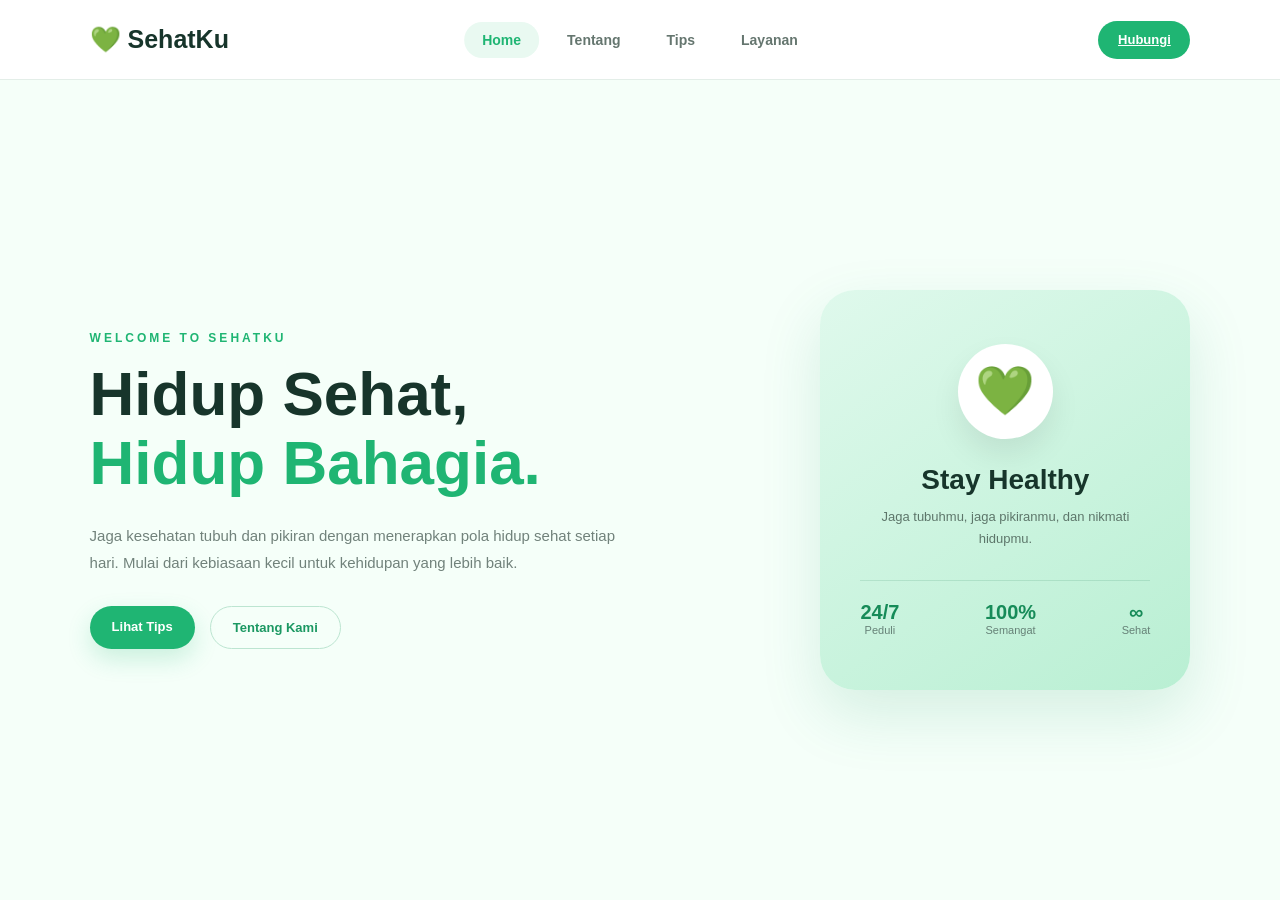
<file: index.html>
<!DOCTYPE html>
<html lang="id">

<head>
    <meta charset="UTF-8">
    <meta name="viewport" content="width=device-width, initial-scale=1.0">
    <title>SehatKu - Home</title>
    <link rel="stylesheet" href="style.css">
</head>

<body>
    <nav class="navbar">
        <div class="logo">
            <span>💚</span> SehatKu
        </div>
        <ul class="nav-menu">
            <li><a href="index.html" class="active">Home</a></li>
            <li><a href="tentang.html">Tentang</a></li>
            <li><a href="tips.html">Tips</a></li>
            <li><a href="layanan.html">Layanan</a></li>
        </ul>
        <a href="kontak.html" class="contact-btn">
            Hubungi
        </a>
    </nav>
    <main class="hero">
        <div class="hero-text">
            <p class="subtitle">
                WELCOME TO SEHATKU
            </p>
            <h1>
                Hidup Sehat,
                <span>Hidup Bahagia.</span>
            </h1>
            <p class="description">
                Jaga kesehatan tubuh dan pikiran dengan
                menerapkan pola hidup sehat setiap hari.
                Mulai dari kebiasaan kecil untuk kehidupan
                yang lebih baik.
            </p>
            <div class="buttons">
                <a href="tips.html" class="btn-main">
                    Lihat Tips
                </a>
                <a href="tentang.html" class="btn-outline">
                    Tentang Kami
                </a>
            </div>
        </div>
        <div class="health-card">
            <div class="heart">
                💚
            </div>
            <h2>Stay Healthy</h2>
            <p>
                Jaga tubuhmu, jaga pikiranmu,
                dan nikmati hidupmu.
            </p>
            <div class="stats">
                <div>
                    <b>24/7</b>
                    <small>Peduli</small>
                </div>
                <div>
                    <b>100%</b>
                    <small>Semangat</small>
                </div>
                <div>
                    <b>∞</b>
                    <small>Sehat</small>
                </div>
            </div>
        </div>
    </main>
    <script src="script.js"></script>
</body>

</html>
</file>
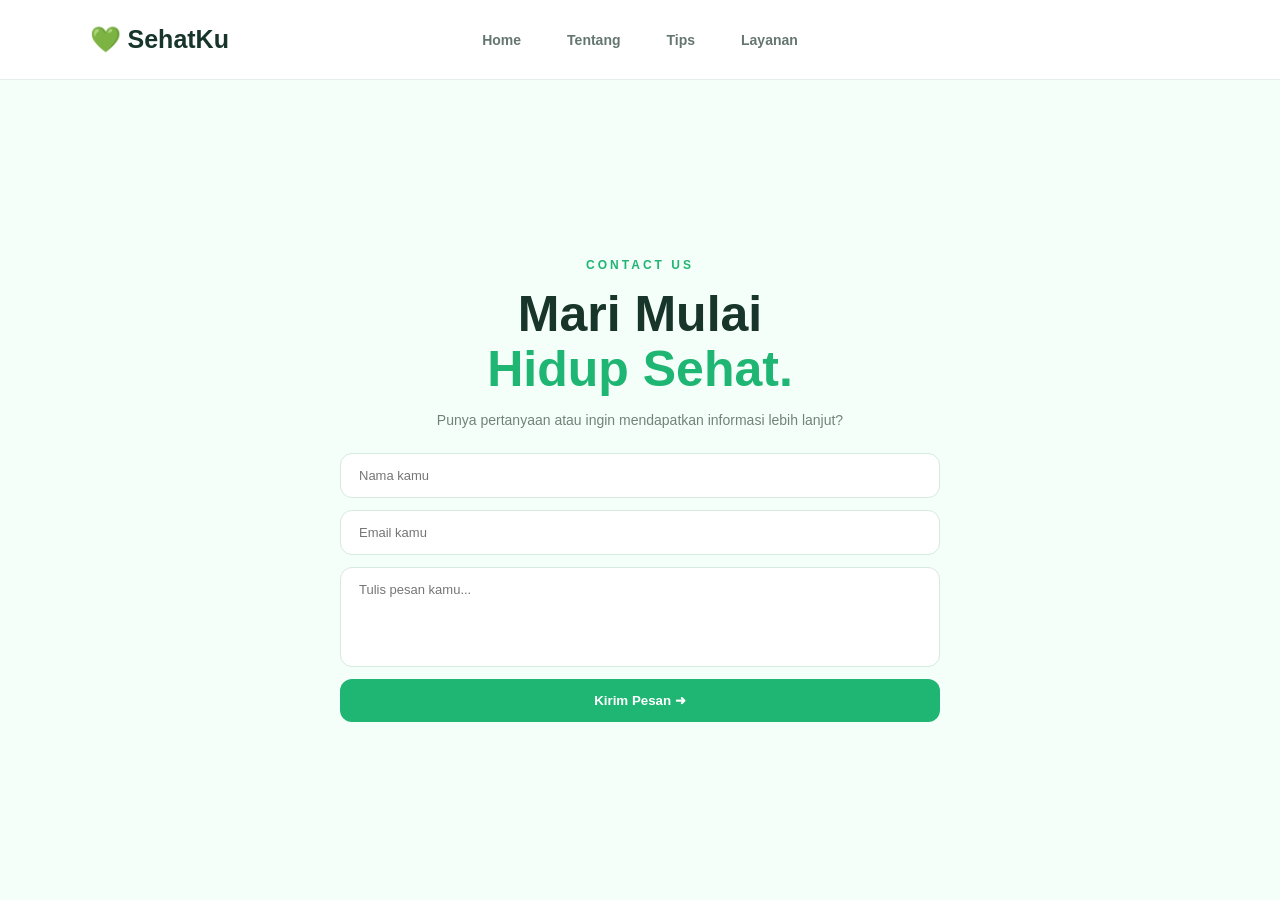
<file: kontak.html>
<!DOCTYPE html>
<html lang="id">

<head>
    <meta charset="UTF-8">
    <meta name="viewport" content="width=device-width, initial-scale=1.0">
    <title>SehatKu - Kontak</title>
    <link rel="stylesheet" href="style.css">
</head>

<body>

    <nav class="navbar">

        <div class="logo">
            <span>💚</span> SehatKu
        </div>

        <ul class="nav-menu">
            <li><a href="index.html">Home</a></li>
            <li><a href="tentang.html">Tentang</a></li>
            <li><a href="tips.html">Tips</a></li>
            <li><a href="layanan.html">Layanan</a></li>
        </ul>

        <a href="mailto:info@sehatku.com"></a>

    </nav>


    <main class="contact-page">

        <div class="contact-box">

            <p class="subtitle">
                CONTACT US
            </p>

            <h1>
                Mari Mulai
                <span>Hidup Sehat.</span>
            </h1>

            <p>
                Punya pertanyaan atau ingin mendapatkan
                informasi lebih lanjut?
            </p>


            <form onsubmit="sendMessage(event)">

                <input type="text" id="nama" placeholder="Nama kamu" required>

                <input type="email" id="email" placeholder="Email kamu" required>

                <textarea id="pesan" placeholder="Tulis pesan kamu..." required></textarea>

                <button type="submit">
                    Kirim Pesan ➜
                </button>

            </form>

        </div>

    </main>


    <script src="script.js"></script>

</body>

</html>
</file>
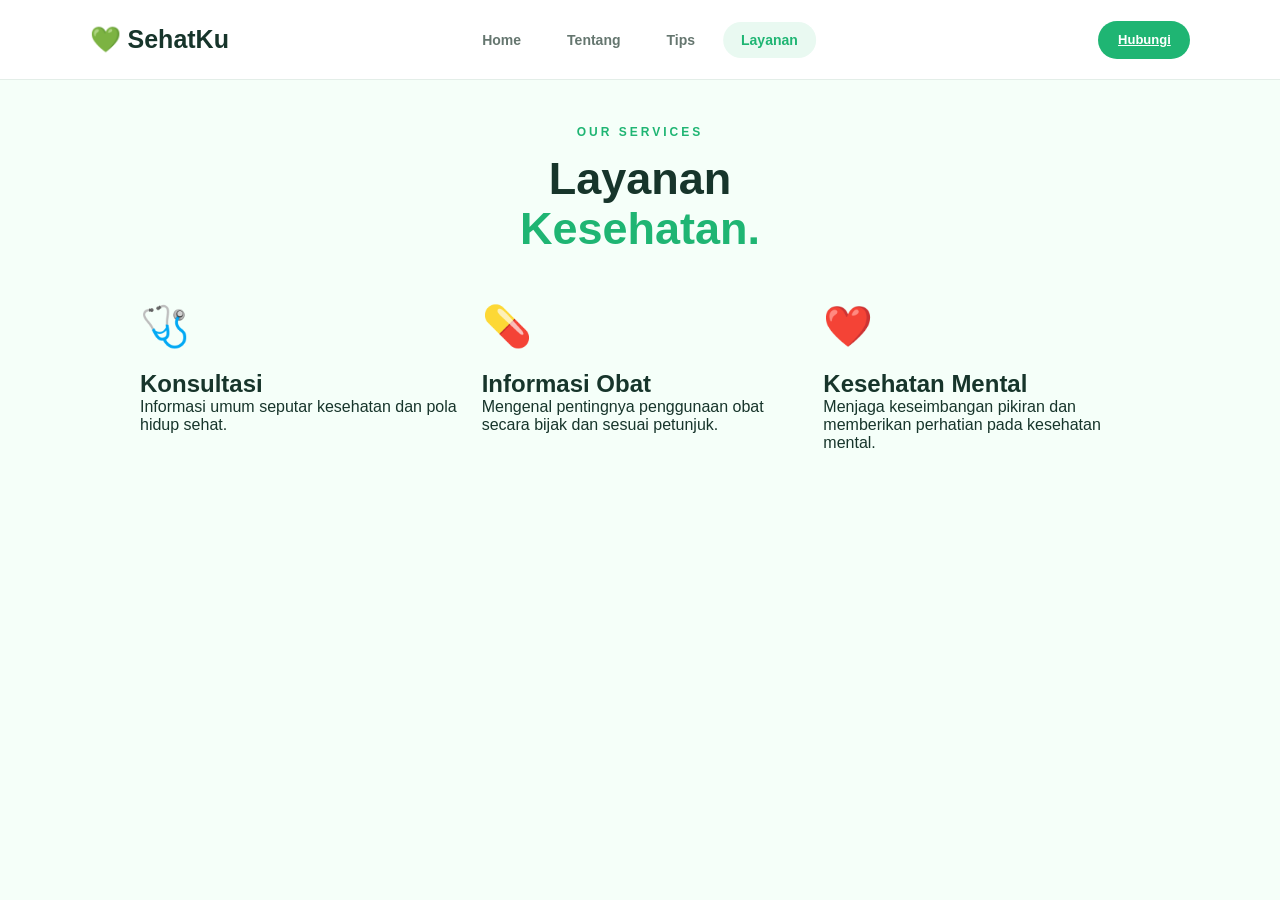
<file: layanan.html>
<!DOCTYPE html>
<html lang="id">

<head>
    <meta charset="UTF-8">
    <meta name="viewport" content="width=device-width, initial-scale=1.0">
    <title>SehatKu - Layanan</title>
    <link rel="stylesheet" href="style.css">
</head>

<body>

    <nav class="navbar">

        <div class="logo">
            <span>💚</span> SehatKu
        </div>

        <ul class="nav-menu">
            <li><a href="index.html">Home</a></li>
            <li><a href="tentang.html">Tentang</a></li>
            <li><a href="tips.html">Tips</a></li>
            <li><a href="layanan.html" class="active">Layanan</a></li>
        </ul>

        <a href="kontak.html" class="contact-btn">
            Hubungi
        </a>

    </nav>


    <main class="service-page">

        <div class="page-title">

            <p class="subtitle">OUR SERVICES</p>

            <h1>
                Layanan
                <span>Kesehatan.</span>
            </h1>

        </div>


        <div class="service-grid">

            <div class="service">
                <div class="service-icon">🩺</div>
                <h2>Konsultasi</h2>
                <p>
                    Informasi umum seputar kesehatan
                    dan pola hidup sehat.
                </p>
            </div>

            <div class="service">
                <div class="service-icon">💊</div>
                <h2>Informasi Obat</h2>
                <p>
                    Mengenal pentingnya penggunaan obat
                    secara bijak dan sesuai petunjuk.
                </p>
            </div>

            <div class="service">
                <div class="service-icon">❤️</div>
                <h2>Kesehatan Mental</h2>
                <p>
                    Menjaga keseimbangan pikiran dan
                    memberikan perhatian pada kesehatan mental.
                </p>
            </div>

        </div>

    </main>

</body>

</html>
</file>
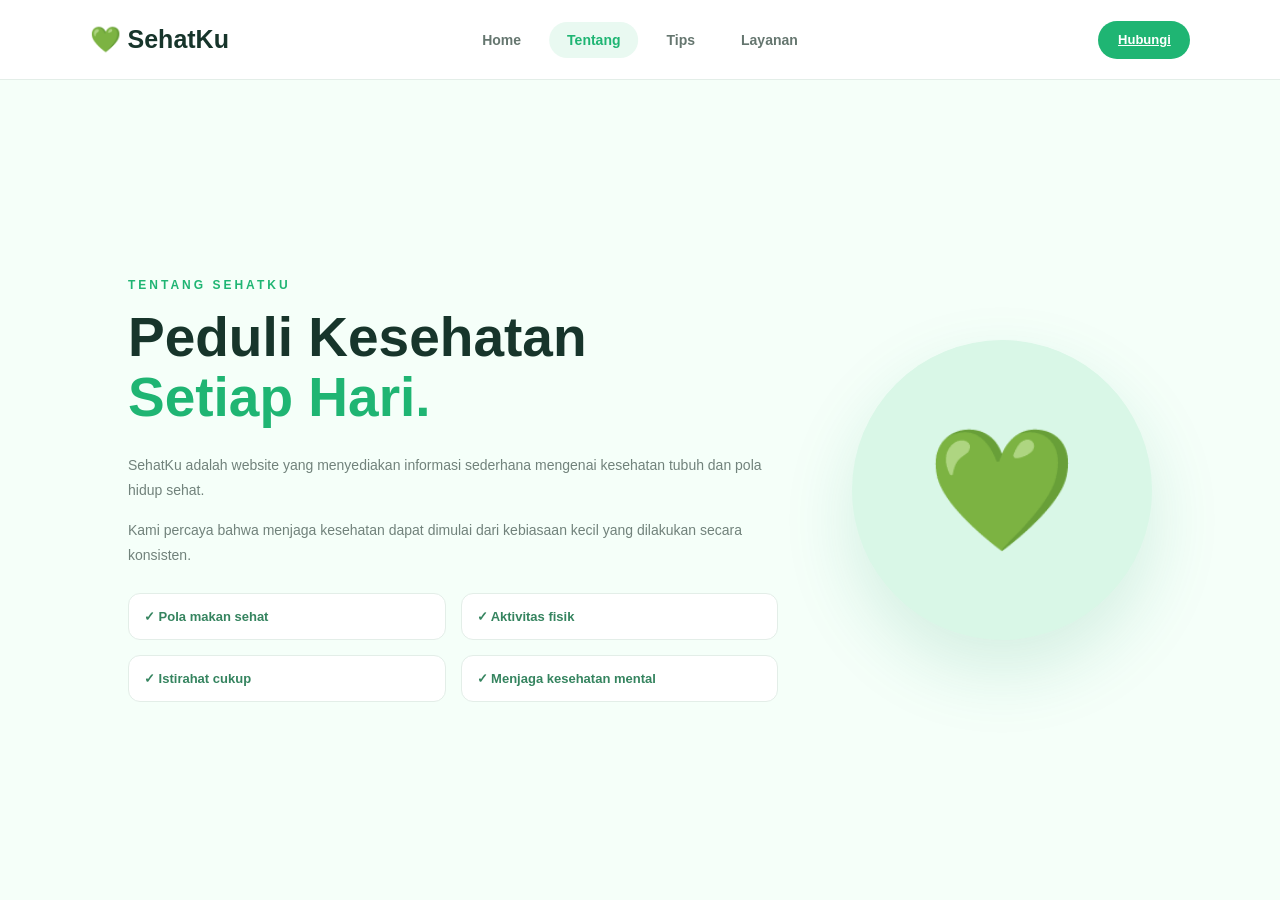
<file: tentang.html>
<!DOCTYPE html>
<html lang="id">

<head>
    <meta charset="UTF-8">
    <meta name="viewport" content="width=device-width, initial-scale=1.0">
    <title>SehatKu - Tentang</title>
    <link rel="stylesheet" href="style.css">
</head>

<body>

    <nav class="navbar">

        <div class="logo">
            <span>💚</span> SehatKu
        </div>

        <ul class="nav-menu">
            <li><a href="index.html">Home</a></li>
            <li><a href="tentang.html" class="active">Tentang</a></li>
            <li><a href="tips.html">Tips</a></li>
            <li><a href="layanan.html">Layanan</a></li>
        </ul>

        <a href="kontak.html" class="contact-btn">
            Hubungi
        </a>

    </nav>


    <main class="page">

        <div class="about-content">

            <p class="subtitle">
                TENTANG SEHATKU
            </p>

            <h1>
                Peduli Kesehatan
                <span>Setiap Hari.</span>
            </h1>

            <p>
                SehatKu adalah website yang menyediakan
                informasi sederhana mengenai kesehatan
                tubuh dan pola hidup sehat.
            </p>

            <p>
                Kami percaya bahwa menjaga kesehatan dapat
                dimulai dari kebiasaan kecil yang dilakukan
                secara konsisten.
            </p>

            <div class="about-list">

                <div>✓ Pola makan sehat</div>
                <div>✓ Aktivitas fisik</div>
                <div>✓ Istirahat cukup</div>
                <div>✓ Menjaga kesehatan mental</div>

            </div>

        </div>


        <div class="about-icon">
            💚
        </div>

    </main>

    <script src="script.js"></script>

</body>

</html>
</file>
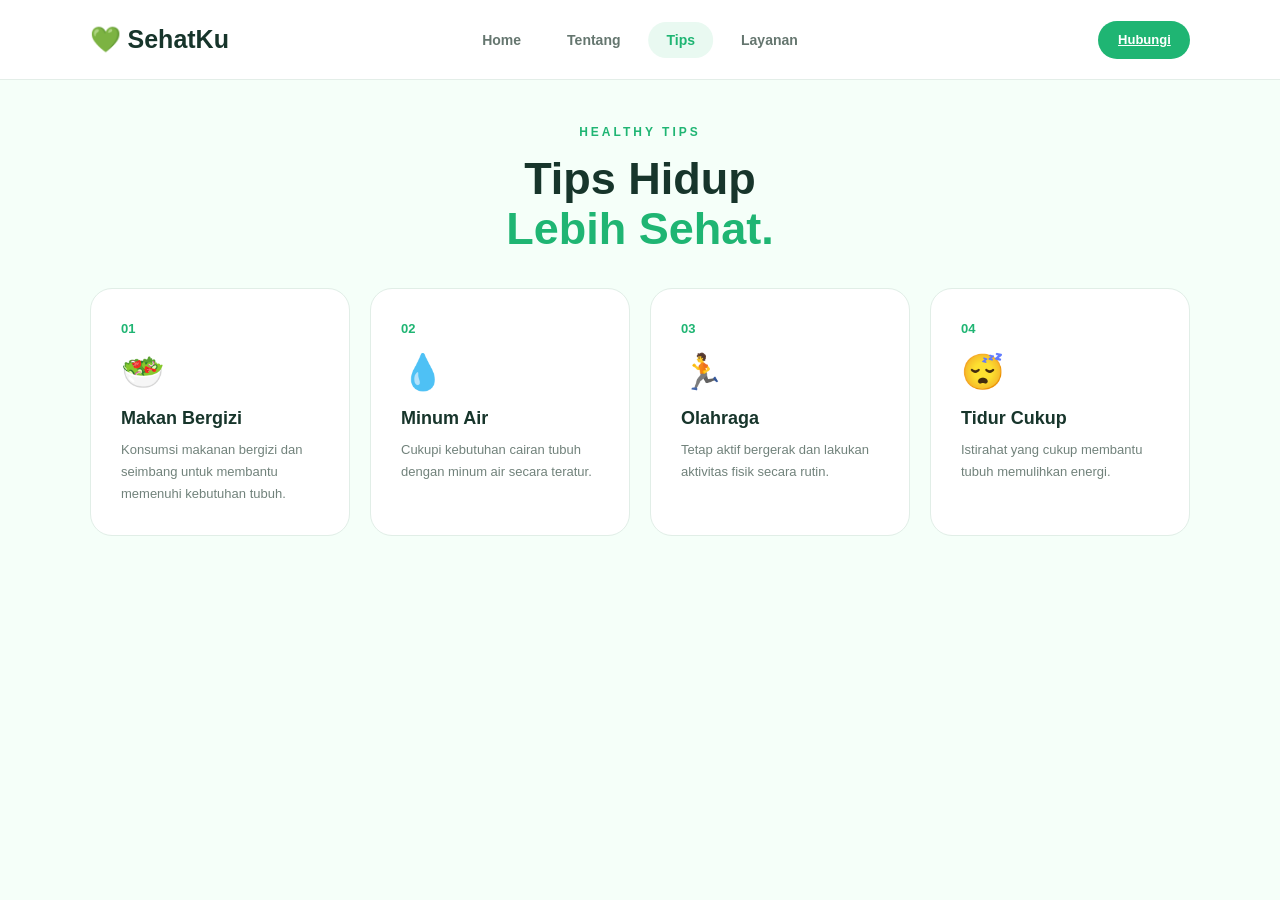
<file: tips.html>
<!DOCTYPE html>
<html lang="id">

<head>
    <meta charset="UTF-8">
    <meta name="viewport" content="width=device-width, initial-scale=1.0">
    <title>SehatKu - Tips</title>
    <link rel="stylesheet" href="style.css">
</head>

<body>

    <nav class="navbar">

        <div class="logo">
            <span>💚</span> SehatKu
        </div>

        <ul class="nav-menu">
            <li><a href="index.html">Home</a></li>
            <li><a href="tentang.html">Tentang</a></li>
            <li><a href="tips.html" class="active">Tips</a></li>
            <li><a href="layanan.html">Layanan</a></li>
        </ul>

        <a href="kontak.html" class="contact-btn">
            Hubungi
        </a>

    </nav>


    <main class="tips-page">

        <div class="page-title">

            <p class="subtitle">
                HEALTHY TIPS
            </p>

            <h1>
                Tips Hidup
                <span>Lebih Sehat.</span>
            </h1>

        </div>


        <div class="tips-grid">

            <div class="tip-card">
                <span>01</span>
                <h2>🥗</h2>
                <h3>Makan Bergizi</h3>
                <p>
                    Konsumsi makanan bergizi dan
                    seimbang untuk membantu memenuhi
                    kebutuhan tubuh.
                </p>
            </div>


            <div class="tip-card">
                <span>02</span>
                <h2>💧</h2>
                <h3>Minum Air</h3>
                <p>
                    Cukupi kebutuhan cairan tubuh
                    dengan minum air secara teratur.
                </p>
            </div>


            <div class="tip-card">
                <span>03</span>
                <h2>🏃</h2>
                <h3>Olahraga</h3>
                <p>
                    Tetap aktif bergerak dan lakukan
                    aktivitas fisik secara rutin.
                </p>
            </div>


            <div class="tip-card">
                <span>04</span>
                <h2>😴</h2>
                <h3>Tidur Cukup</h3>
                <p>
                    Istirahat yang cukup membantu
                    tubuh memulihkan energi.
                </p>
            </div>

        </div>

    </main>

    <script src="script.js"></script>

</body>

</html>
</file>
<file: style.css>
* {
    margin: 0;
    padding: 0;
    box-sizing: border-box;
}

html,
body {
    width: 100%;
    height: 100%;
}

body {
    font-family: Arial, sans-serif;
    background: #f5fff9;
    color: #17352b;

    /* Tidak ada scrolling */
    overflow: hidden;
}


/* ========================================
   NAVBAR
======================================== */

.navbar {
    width: 100%;
    height: 80px;

    padding: 0 7%;

    display: flex;
    align-items: center;

    background: rgba(255, 255, 255, 0.96);

    border-bottom: 1px solid #e3eee8;

    position: relative;

    z-index: 100;
}


/* LOGO */

.logo {
    position: absolute;
    left: 7%;

    font-size: 25px;
    font-weight: bold;

    color: #17352b;
}

.logo span {
    color: #1fb573;
}


/* ========================================
   4 MENU NAVBAR DI TENGAH
======================================== */

.nav-menu {
    position: absolute;

    left: 50%;
    transform: translateX(-50%);

    display: flex;
    align-items: center;

    gap: 10px;

    list-style: none;
}

.nav-menu a {
    color: #65766f;

    text-decoration: none;

    padding: 10px 18px;

    border-radius: 20px;

    font-size: 14px;
    font-weight: 600;

    transition: 0.3s;
}

.nav-menu a:hover {
    color: #1fb573;

    background: #e9f9f1;
}

.nav-menu a.active {
    color: #1fb573;

    background: #e9f9f1;
}


/* ========================================
   TOMBOL HUBUNGI
======================================== */

.contact-btn {
    position: absolute;

    right: 7%;

    width: 92px;
    height: 38px;

    border: none;

    border-radius: 30px;

    background: #1fb573;

    color: white;

    display: flex;
    align-items: center;
    justify-content: center;

    font-size: 13px;
    font-weight: bold;

    cursor: pointer;

    transition:
        background 0.3s,
        transform 0.3s,
        width 0.3s;
}

.contact-btn:hover {
    background: #148957;

    transform: translateY(-2px);
}

.contact-btn:active {
    transform: scale(0.95);
}


/* ========================================
   HOME
======================================== */

.hero {
    width: 100%;
    height: calc(100vh - 80px);

    padding: 50px 7%;

    display: flex;
    align-items: center;
    justify-content: space-between;

    gap: 50px;
}

.hero-text {
    max-width: 600px;
}

.subtitle {
    color: #1fb573;

    font-size: 12px;
    font-weight: bold;

    letter-spacing: 3px;

    margin-bottom: 15px;
}

.hero h1 {
    font-size: 62px;

    line-height: 1.1;

    margin-bottom: 25px;
}

.hero h1 span {
    color: #1fb573;

    display: block;
}

.description {
    color: #71827b;

    font-size: 15px;

    line-height: 1.8;

    max-width: 550px;
}


/* ========================================
   BUTTON HOME
======================================== */

.buttons {
    display: flex;

    gap: 15px;

    margin-top: 30px;
}

.btn-main,
.btn-outline {
    padding: 13px 22px;

    border-radius: 30px;

    text-decoration: none;

    font-size: 13px;
    font-weight: bold;

    transition: 0.3s;
}

.btn-main {
    color: white;

    background: #1fb573;

    box-shadow:
        0 10px 25px rgba(31, 181, 115, 0.2);
}

.btn-main:hover {
    background: #148957;

    transform: translateY(-3px);
}

.btn-outline {
    color: #1b9862;

    background: transparent;

    border: 1px solid #bce5d1;
}

.btn-outline:hover {
    background: #e2f8ed;

    transform: translateY(-2px);
}


/* ========================================
   HEALTH CARD
======================================== */

.health-card {
    width: 370px;
    height: 400px;

    padding: 40px;

    border-radius: 35px;

    background:
        linear-gradient(145deg,
            #dff9ec,
            #b9efd3);

    display: flex;

    flex-direction: column;

    align-items: center;

    justify-content: center;

    text-align: center;

    box-shadow:
        0 25px 60px rgba(35, 150, 100, 0.15);
}

.heart {
    width: 95px;
    height: 95px;

    display: flex;

    align-items: center;
    justify-content: center;

    border-radius: 50%;

    background: white;

    color: #1fb573;

    font-size: 48px;

    margin-bottom: 25px;

    box-shadow:
        0 15px 30px rgba(0, 0, 0, 0.08);
}

.health-card h2 {
    font-size: 28px;

    margin-bottom: 10px;
}

.health-card p {
    color: #5d766a;

    font-size: 13px;

    line-height: 1.7;
}


/* ========================================
   STATISTIK
======================================== */

.stats {
    width: 100%;

    display: flex;

    justify-content: space-between;

    margin-top: 30px;

    padding-top: 20px;

    border-top:
        1px solid rgba(30, 120, 80, 0.15);
}

.stats div {
    display: flex;

    flex-direction: column;

    align-items: center;
}

.stats b {
    color: #168b58;

    font-size: 20px;
}

.stats small {
    color: #668177;

    font-size: 11px;
}


/* ========================================
   TENTANG
======================================== */

.page {
    width: 100%;
    height: calc(100vh - 80px);

    padding: 50px 10%;

    display: flex;

    align-items: center;

    justify-content: space-between;

    gap: 70px;
}

.about-content {
    max-width: 650px;
}

.about-content h1 {
    font-size: 55px;

    line-height: 1.1;

    margin-bottom: 25px;
}

.about-content h1 span {
    color: #1fb573;

    display: block;
}

.about-content p:not(.subtitle) {
    color: #71827b;

    font-size: 14px;

    line-height: 1.8;

    margin-bottom: 15px;
}


/* ========================================
   LIST TENTANG
======================================== */

.about-list {
    margin-top: 25px;

    display: grid;

    grid-template-columns: 1fr 1fr;

    gap: 15px;
}

.about-list div {
    background: white;

    padding: 15px;

    border-radius: 12px;

    color: #35845f;

    font-size: 13px;

    font-weight: bold;

    border: 1px solid #e3eee8;

    transition: 0.3s;
}

.about-list div:hover {
    transform: translateY(-3px);

    box-shadow:
        0 10px 25px rgba(30, 150, 100, 0.08);
}


/* ========================================
   ICON TENTANG
======================================== */

.about-icon {
    width: 300px;
    height: 300px;

    border-radius: 50%;

    display: flex;

    align-items: center;
    justify-content: center;

    background: #d9f7e7;

    color: #1fb573;

    font-size: 120px;

    box-shadow:
        0 30px 70px rgba(30, 150, 100, 0.15);
}


/* ========================================
   TIPS PAGE
======================================== */

.tips-page,
.service-page {
    width: 100%;
    height: calc(100vh - 80px);

    padding: 45px 7%;
}


/* TITLE */

.page-title {
    text-align: center;

    margin-bottom: 35px;
}

.page-title h1 {
    font-size: 45px;

    line-height: 1.1;
}

.page-title h1 span {
    color: #1fb573;

    display: block;
}


/* ========================================
   TIPS CARD
======================================== */

.tips-grid {
    max-width: 1100px;

    margin: auto;

    display: grid;

    grid-template-columns:
        repeat(4, 1fr);

    gap: 20px;
}

.tip-card {
    padding: 30px;

    background: white;

    border-radius: 22px;

    border: 1px solid #e1eee7;

    transition: 0.3s;
}

.tip-card:hover {
    transform: translateY(-7px);

    box-shadow:
        0 20px 40px rgba(30, 150, 100, 0.08);
}

.tip-card>span {
    color: #1fb573;

    font-weight: bold;

    font-size: 13px;
}

.tip-card h2 {
    font-size: 35px;

    margin: 15px 0;
}

.tip-card h3 {
    margin-bottom: 10px;

    font-size: 18px;
}

.tip-card p {
    color: #71827b;

    font-size: 13px;

    line-height: 1.7;
}


/* ========================================
   LAYANAN
======================================== */

.service-grid {
    max-width: 1000px;

    margin: 50px auto 0;

    display: grid;

    grid-template-columns:
        repeat(3, 1fr);

    gap: 25px;
}

.service-card {
    padding: 35px;

    background: white;

    border-radius: 25px;

    border: 1px solid #e1eee7;

    transition: 0.3s;
}

.service-card:hover {
    transform: translateY(-7px);

    box-shadow:
        0 20px 40px rgba(30, 150, 100, 0.08);
}

.service-icon {
    font-size: 40px;

    margin-bottom: 20px;
}

.service-card h2 {
    margin-bottom: 10px;
}

.service-card p {
    color: #71827b;

    font-size: 13px;

    line-height: 1.7;

    margin-bottom: 20px;
}

.service-card a {
    color: #1b9862;

    text-decoration: none;

    font-size: 13px;

    font-weight: bold;

    transition: 0.3s;
}

.service-card a:hover {
    color: #148957;

    padding-left: 5px;
}


/* ========================================
   KONTAK
======================================== */

.contact-page {
    width: 100%;
    height: calc(100vh - 80px);

    padding: 30px;

    display: flex;

    align-items: center;

    justify-content: center;
}

.contact-box {
    width: 600px;

    text-align: center;
}

.contact-box h1 {
    font-size: 50px;

    line-height: 1.1;

    margin-bottom: 15px;
}

.contact-box h1 span {
    color: #1fb573;

    display: block;
}

.contact-box>p:not(.subtitle) {
    color: #71827b;

    font-size: 14px;

    margin-bottom: 25px;
}


/* ========================================
   FORM
======================================== */

form {
    display: flex;

    flex-direction: column;

    gap: 12px;
}

input,
textarea {
    width: 100%;

    padding: 14px 18px;

    border: 1px solid #d8e9e0;

    background: white;

    border-radius: 12px;

    outline: none;

    font-family: Arial, sans-serif;

    font-size: 13px;

    transition: 0.3s;
}

input:focus,
textarea:focus {
    border-color: #1fb573;

    box-shadow:
        0 0 0 3px rgba(31, 181, 115, 0.1);
}

textarea {
    height: 100px;

    resize: none;
}

form button {
    padding: 14px;

    border: none;

    border-radius: 12px;

    background: #1fb573;

    color: white;

    font-weight: bold;

    cursor: pointer;

    transition: 0.3s;
}

form button:hover {
    background: #148957;

    transform: translateY(-2px);
}


/* ========================================
   RESPONSIVE
======================================== */

@media (max-width: 1000px) {

    .hero {
        padding: 40px 5%;
    }

    .hero h1 {
        font-size: 48px;
    }

    .health-card {
        width: 320px;
        height: 370px;
    }

    .tips-grid {
        grid-template-columns: 1fr 1fr;
    }

    .service-grid {
        grid-template-columns: 1fr 1fr;
    }
}


@media (max-width: 700px) {

    body {
        overflow: auto;
    }

    .navbar {
        padding: 0 20px;
    }

    .logo {
        position: static;
    }

    .nav-menu {
        position: static;

        transform: none;

        margin-left: auto;
        margin-right: 10px;
    }

    .nav-menu a {
        padding: 8px;

        font-size: 11px;
    }

    .contact-btn {
        position: static;

        width: 80px;

        height: 35px;

        font-size: 11px;
    }

    .hero,
    .page {
        height: auto;

        min-height: calc(100vh - 80px);

        flex-direction: column;

        text-align: center;
    }

    .hero h1,
    .about-content h1 {
        font-size: 42px;
    }

    .description {
        margin: auto;
    }

    .buttons {
        justify-content: center;
    }

    .about-list {
        grid-template-columns: 1fr;
    }

    .tips-grid,
    .service-grid {
        grid-template-columns: 1fr;
    }

    .health-card {
        width: 100%;
        max-width: 370px;
    }
}


@media (max-width: 500px) {

    .navbar {
        height: 70px;
    }

    .nav-menu {
        display: none;
    }

    .contact-btn {
        margin-left: auto;
    }

    .hero {
        padding-top: 40px;
    }

    .hero h1,
    .about-content h1 {
        font-size: 35px;
    }

    .page-title h1 {
        font-size: 35px;
    }

    .contact-box h1 {
        font-size: 38px;
    }
}
</file>
